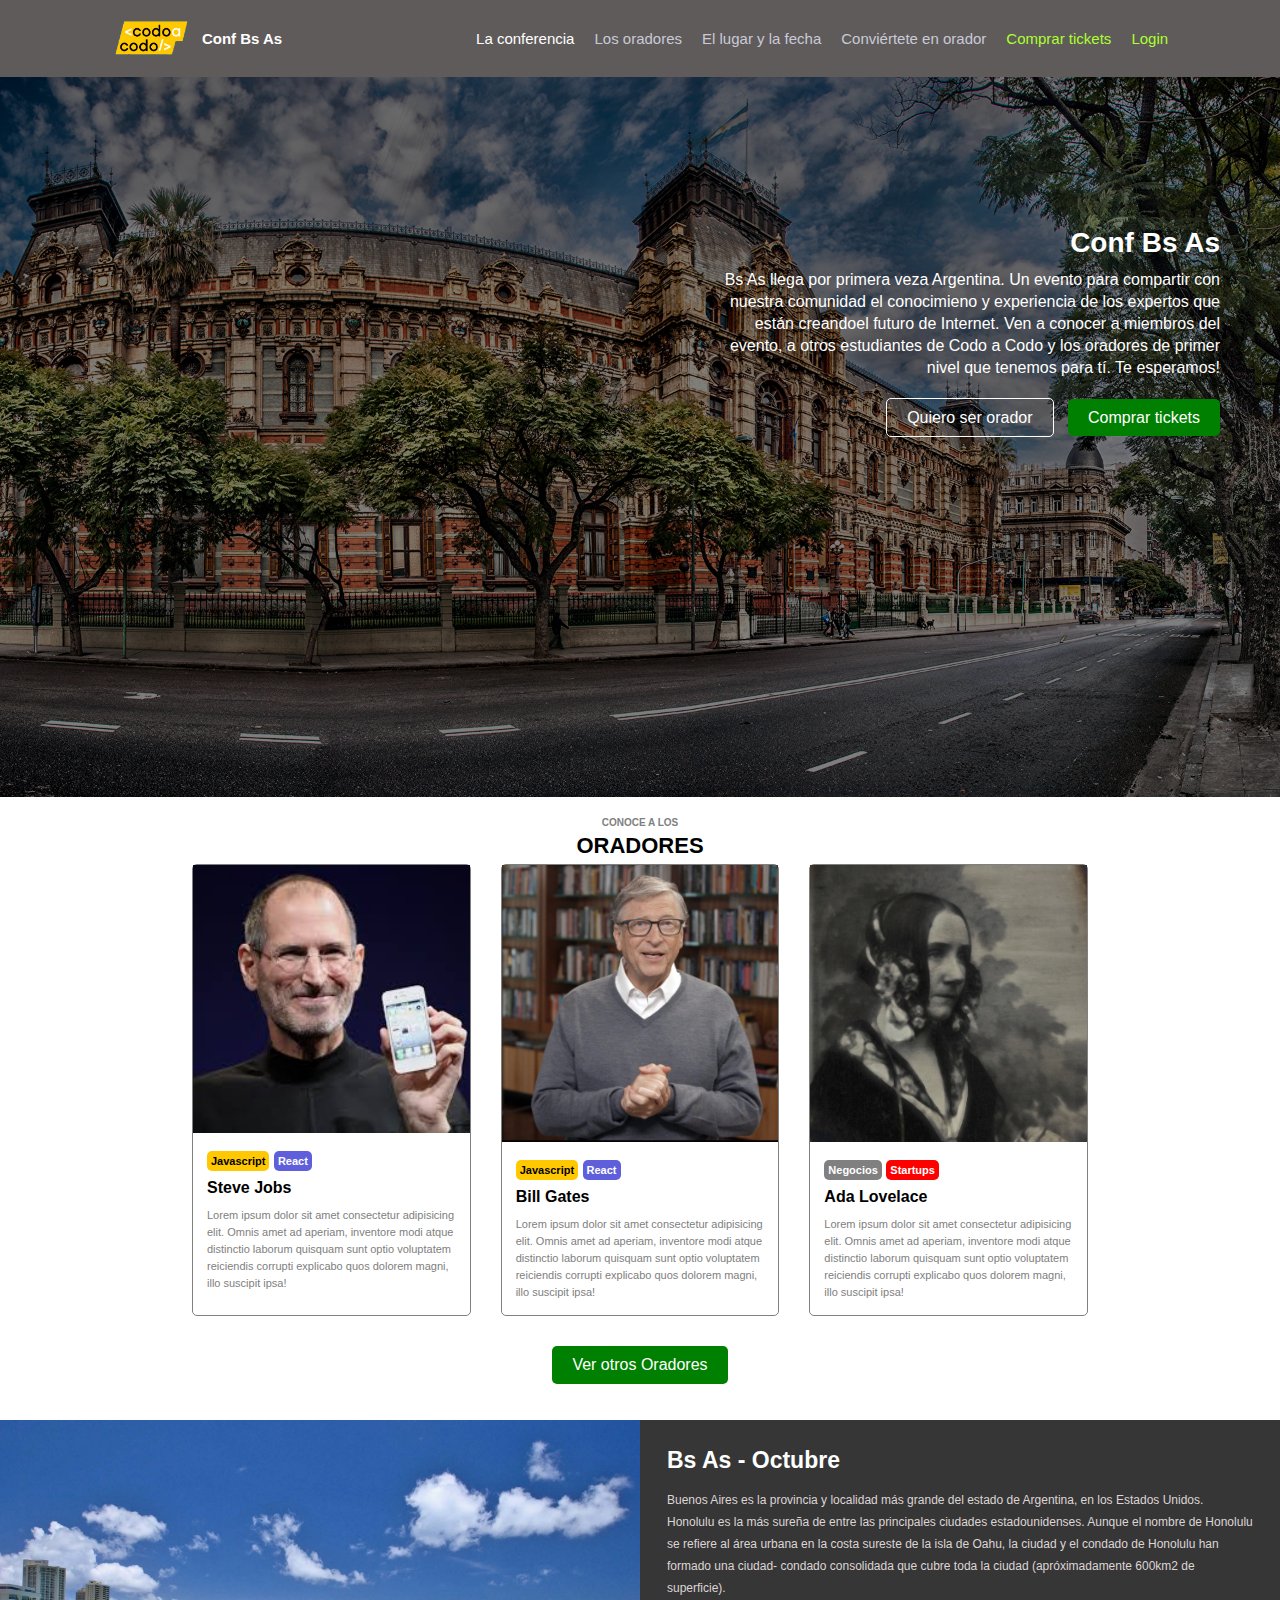
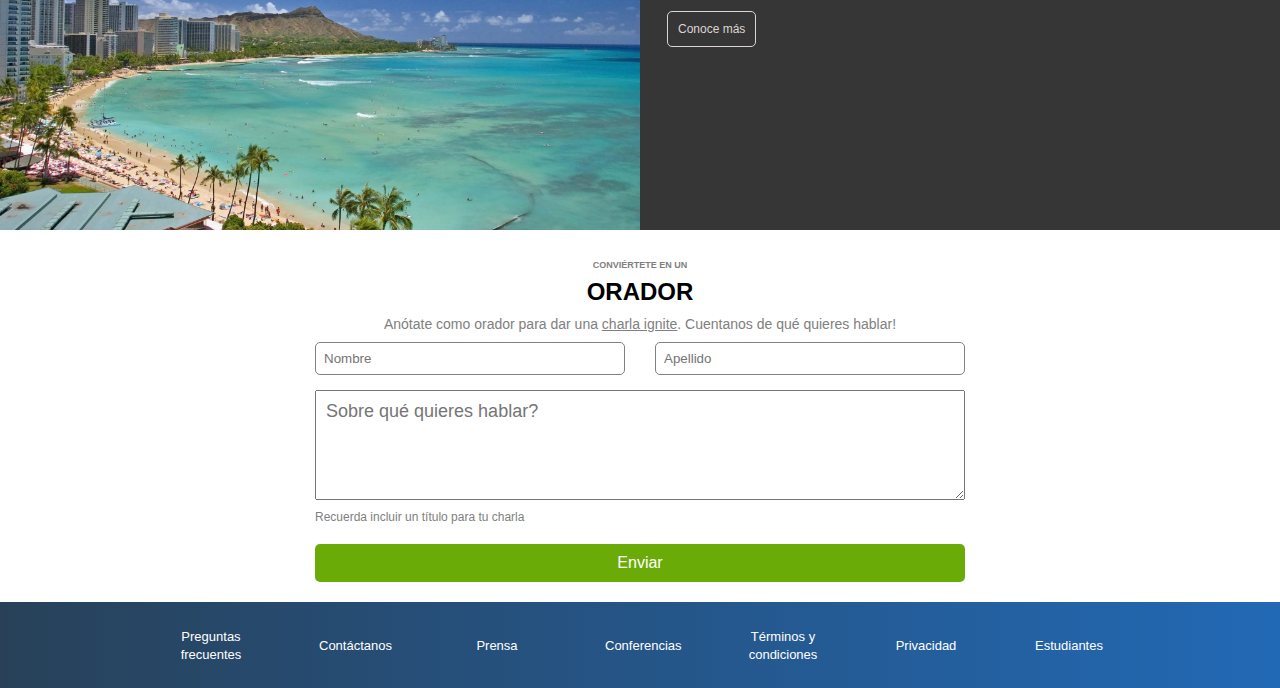
<file: target/oradoresFinal-1.0-SNAPSHOT/index.html>
<!DOCTYPE html>
<html lang="es">
<head>
    <meta charset="UTF-8">
    <meta name="viewport" content="width=device-width, initial-scale=1.0">
    <link rel="stylesheet" href="CSS/styles.css">
    <title>Oradores Final</title>
</head>
<body>
    <header class="header-container">
        <!-- Logo con imagen para el header -->
        <div class="logo">
            <img class="logo__img" src="imagenes_integrador_front/codoacodo.png" alt="Logo">
            <h1 class="logo__h1">Conf Bs As</h1>
        </div>
        <!-- Lista de enlaces para el navbar -->
        <nav class="navbar">
            <ul class="navbar__ul">
                <li><a href="#conferencia" class="active">La conferencia</a></li>
                <li><a href="#oradores">Los oradores</a></li>
                <li><a href="#lugar-fecha">El lugar y la fecha</a></li>
                <li><a href="#formulario">Conviértete en orador</a></li>
                <li><a href="vistas/tickets.html" class="active-verde">Comprar tickets</a></li>
                <li><a href="vistas/login.jsp" class="active-verde">Login</a></li>
            </ul>
        </nav>
    </header>
    <main>
        <!-- Bloque principal del main con background-image -->
        <div class="bg-vistas" id="conferencia">
            <!-- Bloque para generar el degradado del background -->
            <div class="bg-dark"></div>
            <div class="card">
                <h2 class="card__h2">Conf Bs As</h2>
                <p class="card__p">Bs As llega por primera veza Argentina. Un evento para compartir con nuestra comunidad el conocimieno y experiencia de los expertos que están creandoel futuro de Internet. Ven a conocer a miembros del evento, a otros estudiantes de Codo a Codo y los oradores de primer nivel que tenemos para tí. Te esperamos!</p>
                <!-- Enlaces con formato de botones -->
                <a href="#" class="card__a1">Quiero ser orador</a>
                <a href="#" class="card__a2">Comprar tickets</a>
            </div>
        </div>
        <!-- Bloque que contiene las cards de todos los oradores -->
        <div class="oradores" id="oradores">
            <h2 class="oradores__h2">Conoce a los</h2>
            <h3 class="oradores__h3">Oradores</h3>
            <div class="card__oradores">
                <!-- Card de Orador -->
                <div class="card__orador">
                    <img src="imagenes_integrador_front/steve.jpg" alt="Orador">
                    <div class="card__orador__1">
                        <span class="javascript">Javascript</span>
                        <span class="react">React</span>
                        <h3>Steve Jobs</h3>
                        <p>Lorem ipsum dolor sit amet consectetur adipisicing elit. Omnis amet ad aperiam, inventore modi atque distinctio laborum quisquam sunt optio voluptatem reiciendis corrupti explicabo quos dolorem magni, illo suscipit ipsa!</p>
                    </div>
                </div>
                <!-- Card de Orador -->
                <div class="card__orador">
                    <img src="imagenes_integrador_front/bill.jpg" alt="Orador">
                    <div class="card__orador__2">
                        <span class="javascript">Javascript</span>
                        <span class="react">React</span>
                        <h3>Bill Gates</h3>
                        <p>Lorem ipsum dolor sit amet consectetur adipisicing elit. Omnis amet ad aperiam, inventore modi atque distinctio laborum quisquam sunt optio voluptatem reiciendis corrupti explicabo quos dolorem magni, illo suscipit ipsa!</p>
                    </div>
                </div>
                <!-- Card de Orador -->
                <div class="card__orador">
                    <img src="imagenes_integrador_front/ada.jpeg" alt="Orador">
                    <div class="card__orador__3">
                        <span class="negocios">Negocios</span>
                        <span class="startups">Startups</span>
                        <h3>Ada Lovelace</h3>
                        <p>Lorem ipsum dolor sit amet consectetur adipisicing elit. Omnis amet ad aperiam, inventore modi atque distinctio laborum quisquam sunt optio voluptatem reiciendis corrupti explicabo quos dolorem magni, illo suscipit ipsa!</p>
                    </div>
                </div>    
            </div>
        </div>
        <!-- Bloque para acceder a la Lista de Oradores -->
        <div class="vista__orador">
            <a href="vistas/verOradores.jsp" class="card__a2__orador">
                Ver otros Oradores
            </a>
            <br>
            <br>
        </div>
        <!-- Bloque con paisaje y descripción -->
        <div class="paisaje" id="lugar-fecha">
            <div class="fondo">
                <img src="imagenes_integrador_front/honolulu.jpg" alt="Paisaje">
            </div>
            <div class="descripcion">
                <h3 class="descripcion__h3">Bs As - Octubre</h3>
                <p class="descripcion__p">Buenos Aires es la provincia y localidad más grande del estado de Argentina, en los Estados Unidos. Honolulu es la más sureña de entre las principales ciudades estadounidenses. Aunque el nombre de Honolulu se refiere al área urbana en la costa sureste de la isla de Oahu, la ciudad y el condado de Honolulu han formado una ciudad- condado consolidada que cubre toda la ciudad (apróximadamente 600km<span>2</span> de superficie).</p>
                <a class="descripcion__a" href="#">Conoce más</a>
            </div>
        </div>
        <!-- Bloque que contiene el formulario de oradores -->
        <div class="formulario" id="formulario">
            <h2 class="formulario__h2">Conviértete en un</h2>
            <h3 class="formulario__h3">Orador</h3>
            <p class="formulario__p">Anótate como orador para dar una <span>charla ignite</span>. Cuentanos de qué quieres hablar!</p>
            <form class="form__flex" action="registroOrador" method="POST">
                <div class="form__input">
                    <input type="text" name="nombre" id="nombre" placeholder="Nombre">
                    <input type="text" name="apellido" id="apellido" placeholder="Apellido">    
                </div>
                <textarea name="tema" id="tema" cols="30" rows="10" placeholder="Sobre qué quieres hablar?"></textarea>
                <p>Recuerda incluir un título para tu charla</p>
                <input class="form__btn" type="submit" value="Enviar">
            </form>
        </div>
        <!-- Bloque que contiene el footer de la página -->
        <footer class="footer">
            <ul class="footer__ul">
                <li><a href="#">Preguntas frecuentes</a></li>
                <li><a href="#">Contáctanos</a></li>
                <li><a href="#">Prensa</a></li>
                <li><a href="#">Conferencias</a></li>
                <li><a href="#">Términos y condiciones</a></li>
                <li><a href="#">Privacidad</a></li>
                <li><a href="#">Estudiantes</a></li>
            </ul>
        </footer>
    </main>
</body>
</html>
</file>
<file: target/oradoresFinal-1.0-SNAPSHOT/CSS/styles.css>
/* Configuraciones iniciales */
*
{
    margin: 0;
    padding: 0;
    box-sizing: border-box;
    font-family: sans-serif;
}

/* Container para el header del navbar */
.header-container
{
    display: flex;
    justify-content: space-around;
    background-color: rgb(95, 91, 91);
    padding: 10px;
    /* Header fijo para poder usar la navegación de enlaces */
    position: fixed;
    width: 100%;
    top: 0;
    left: 0;
    z-index: 1;
}

/* Propiedades css para la parte de logo */
.logo
{
    display: flex;
    justify-content: center;
    align-items: center;
}

.logo__img
{
    width: 100px;
}

.logo__h1
{
    font-size: 15px;
    color: white;
}

/* Propiedades css para la parte de la barra de navegación */
.navbar
{
    display: flex;
    justify-content: center;
    align-items: center;
}

.navbar__ul
{
    display: flex;
    flex-direction: row;
    list-style: none;
}

.navbar__ul li a
{
    color: rgb(202, 202, 214);
    font-size: 15px;
    text-decoration: none;
    margin: 10px;
}

.navbar__ul li a:hover
{
    color: yellow!important;
}

/* Propiedades css para la parte activa dentro del navbar  */
.active
{
    color: white !important;
}

.active-verde
{
    color: greenyellow !important;
}

/* Media query para el header entre 481px y 992px. Lista en fila */
@media screen and (min-width: 481px) and (max-width: 992px)
{
    /* Container para el header del navbar */
    .header-container
    {
        flex-direction: column;
    }
}

/* Media query para el header a 480px. Lista en columna */
@media screen and (max-width: 480px)
{
    /* Container para el header del navbar */
    .header-container
    {
        width: 463px;
        flex-direction: column;
    }
    .navbar__ul
    {
        flex-direction: column;
    }
    .navbar__ul li
    {
        padding: 4px 0;
    }    
}

/* Propiedad css para el background principal */
.bg-vistas
{
    position: relative;
    width: 100%;
    height: 80vh;
    background-image: url(../imagenes_integrador_front/ba1.jpg);
    background-repeat: no-repeat;
    background-position: center center;
    background-size: cover;
    background-color: rgba(0, 0, 0, 0.5);
    margin-top: 77px;
}

/* Bloque para generar el difuminado al background principal */
.bg-dark
{
    position: absolute;
    width: 100%;
    height: 100%;
    background-color: rgba(0, 0, 0, 0.5);
}

/* Propiedades css para la card dentro del background-image */
.card
{
    width: 500px;
    top: 150px;
    right: 60px;
    position: absolute;
    text-align: right;
}

.card__h2, .card__p, .card__a1, .card__a2
{
    color: white;
}

.card__h2
{
    font-size: 28px;
    margin-bottom: 10px;
}

.card__p
{
    line-height: 22px;
    margin-bottom: 30px;
}

.card__a1, .card__a2
{
    text-decoration: none;
}

.card__a1
{
    margin: 10px;
    padding: 10px 20px;
    border: 1px solid white;
    border-radius: 5px;
}

.card__a1:hover
{
    color: black;
    background-color: white;
}

.card__a2
{
    padding: 10px 20px;
    background-color: green;
    border-radius: 5px;
}

.card__a2:hover
{
    color: green;
    background-color: white;
}

.card__a2__orador
{
    color: white;
    text-decoration: none;
    padding: 10px 20px;
    background-color: green;
    border-radius: 5px;
}

.vista__orador
{
    display: flex;
    flex-direction: column;
    justify-content: center;
    align-items: center;
}

/* Media query para el bg-vistas entre 481px y 992px */
@media screen and (min-width: 481px) and (max-width: 992px)
{
    .bg-vistas
    {
        height: 70vh;
    }
}

/* Media query para el bg-vistas a 480px */
@media screen and (max-width: 480px)
{
    /* Propiedad css para el background principal */
    .bg-vistas
    {
        /* width: 375px; */
        margin-top: 207px;
        height: 45vh;
    }
    /* Propiedades css para la card dentro del background-image */
    .card
    {
        width: 90%;
        top: 30px;
        right: 30px;
    }
    .card__h2
    {
        font-size: 20px;
    }
    .card__p
    {
        font-size: 12px;
    }
    .card__a1, .card__a2
    {
        font-size: 12px;
    }
}

/* Propiedades css para las cards de los oradores */
.oradores
{
    margin-top: 20px;
    margin-bottom: 30px;
}

.oradores__h2, .oradores__h3
{
    text-align: center;
    text-transform: uppercase;
}

.oradores__h2
{
    font-size: 10px;
    color: gray;
    margin-bottom: 5px;
}

.oradores__h3
{
    font-size: 22px;
    margin-bottom: 5px;
}

/* Display grid para generar una fila de 3 columnas */
.card__oradores
{
    width: 70%;
    display: grid;
    grid-template-columns: repeat(3, 1fr);
    gap: 30px;
    margin: 0 auto;
}

.card__orador
{
    border: 1px solid gray;
    border-radius: 5px;
}

.card__orador img
{
    width: 100%;
}

.card__orador__1, .card__orador__2, .card__orador__3
{
    padding: 14px;
}

.card__orador__1 h3, .card__orador__2 h3, .card__orador__3 h3
{
    font-size: 16px;
    margin: 10px 0;
}

.card__orador__1 p, .card__orador__2 p, .card__orador__3 p
{
    color: gray;
    font-size: 11px;
    line-height: 17px;
}

/* Estilo para los diferentes lenguajes de programación */
.card__orador__1 .javascript, .card__orador__2 .javascript
{
    font-size: 11px;
    font-weight: 700;
    padding: 4px;
    border-radius: 5px;
    border: none;
    background-color: rgb(255, 200, 0);
}

.card__orador__1 .react, .card__orador__2 .react
{
    color: white;
    font-size: 11px;
    font-weight: 700;
    padding: 4px;
    border-radius: 5px;
    border: none;
    background-color: rgb(95, 95, 219);
}

.card__orador__3 .negocios
{
    color: white;
    font-size: 11px;
    font-weight: 700;
    padding: 4px;
    border-radius: 5px;
    border: none;
    background-color: gray;
}

.card__orador__3 .startups
{
    color: white;
    font-size: 11px;
    font-weight: 700;
    padding: 4px;
    border-radius: 5px;
    border: none;
    background-color: red;
}

/* Media query para oradores a 480px */
@media screen and (max-width: 480px)
{
    /* Display flex para generar una fila de oradores */
    .card__oradores
    {
        display: flex;
        flex-direction: column;
        width: 60%;
    }
}

/* Propiedades para el bloque de paisaje con su descripción */
.paisaje
{
    display: grid;
    width: 100%;
    grid-template-columns: repeat(2, 1fr);
    margin-bottom: 30px;
}

.fondo img
{
    width: 100%;
    height: 100%;
}

.descripcion
{
    background-color: rgb(55, 54, 54);
    padding: 27px;
}

.descripcion__h3, .descripcion__p, .descripcion__a
{
    color: white;
}

.descripcion__h3
{
    font-size: 23px;
    margin-bottom: 15px;
}

.descripcion__p
{
    color: rgb(220, 213, 213);
    font-size: 12px;
    line-height: 22px;
    margin-bottom: 20px;
}

.descripcion__a
{
    color: rgb(220, 213, 213);
    font-size: 12px;
    text-decoration: none;
    border: 1px solid #dcd5d5;
    border-radius: 5px;
    padding: 10px;
}

.descripcion__a:hover
{
    color: rgb(55, 54, 54);
    background-color: rgb(220, 213, 213);
}

/* Media query para paisaje a 480px */
@media screen and (max-width: 480px)
{
    /* Propiedades para el bloque de paisaje con su descripción en una sola columna */
    .paisaje
    {
        display: flex;
        flex-direction: column;
    }
}

/* Propiedades css para el bloque del formulario para los oradores */
.formulario
{
    width: 650px;
    margin: 0 auto;
    margin-bottom: 20px;
}

.formulario__h2, .formulario__h3
{
    text-align: center;
    text-transform: uppercase;
}

.formulario__h2
{
    font-size: 9px;
    color: gray;
    margin-bottom: 8px;
}

.formulario__h3
{
    font-size: 24px;
    margin-bottom: 10px;
}

.formulario__p
{
    font-size: 14px;
    color: gray;
    text-align: center;
    margin-bottom: 10px;
}

.formulario__p span
{
    text-decoration: underline;
}

.form__flex
{
    display: flex;
    flex-direction: column;
}

.form__flex textarea
{
    font-size: 18px;
    padding: 10px;
    height: 110px;
}

.form__flex p
{
    font-size: 12px;
    color: gray;
    margin: 10px 0 20px 0;
}

/* Display grid para generar una fila de 2 columnas para los input */
.form__input
{
    display: grid;
    grid-template-columns: repeat(2, 1fr);
    gap: 30px;
    margin-bottom: 15px;
}

.form__input input
{
    padding: 8px;
    border: 1px solid gray;
    border-radius: 5px;
}

/* Estilo para el boton de formulario */
.form__btn
{
    cursor: pointer;
    font-size: 16px;
    color: white;
    background-color: rgb(106, 171, 8);
    border: none;
    border-radius: 5px;
    padding: 10px;
}

.form__btn:hover
{
    background-color: rgb(55, 54, 54);
}

/* Media query para el formulario a 992px */
@media screen and (max-width: 992px)
{
    /* Propiedades css para el bloque del formulario para los oradores */
    .formulario
    {
        width: 463px;
    }
    .formulario__p
    {
        font-size: 12px;
        padding: 10px;
    }
    .form__flex textarea
    {
        width: 350px;
        font-size: 15px;
        margin: 0 auto;
    }
    .form__flex p
    {
        text-align: center;
    }
    /* Display flex para generar una columna para los input */
    .form__input
    {
        display: flex;
        flex-direction: column;
    }
    /* Centrado de los input con margin */
    .form__input input
    {
        width: 350px;
        margin: 0 auto;
    }
    .form__btn
    {
        width: 300px;
        margin: 0 auto;
    }
}

/* Propiedades css para el footer de la página, hecha con una lista ul */
.footer
{
    /* Gradiente al background del footer */
    background: linear-gradient(to right, rgba(40,65,89,1) 0%, rgba(34,105,181,1) 100%);
}
.footer__ul
{
    display: flex;
    justify-content: space-evenly;
    align-items: center;
    width: 80%;
    margin: 0 auto;
}
.footer__ul li
{
    width: 120px;
    list-style: none;
    text-align: center;
    padding: 25px;
}

.footer__ul li a
{
    font-size: 13px;
    color: white;
    text-decoration: none;
}

.footer__ul li a:hover
{
    color: yellow;
}


/* Media query para el footer a 992px */
@media screen and (max-width: 992px)
{
    /* Propiedades css para el footer de la página, hecha con una lista ul */
    .footer__ul
    {
        /* Grilla de 3 columnas para el footer hasta llegar a 992px  */
        display: grid;
        grid-template-columns: repeat(3, 1fr);
        justify-items: center;
    }
    .footer__ul li
    {
        padding: 10px;
    }   
}
</file>
